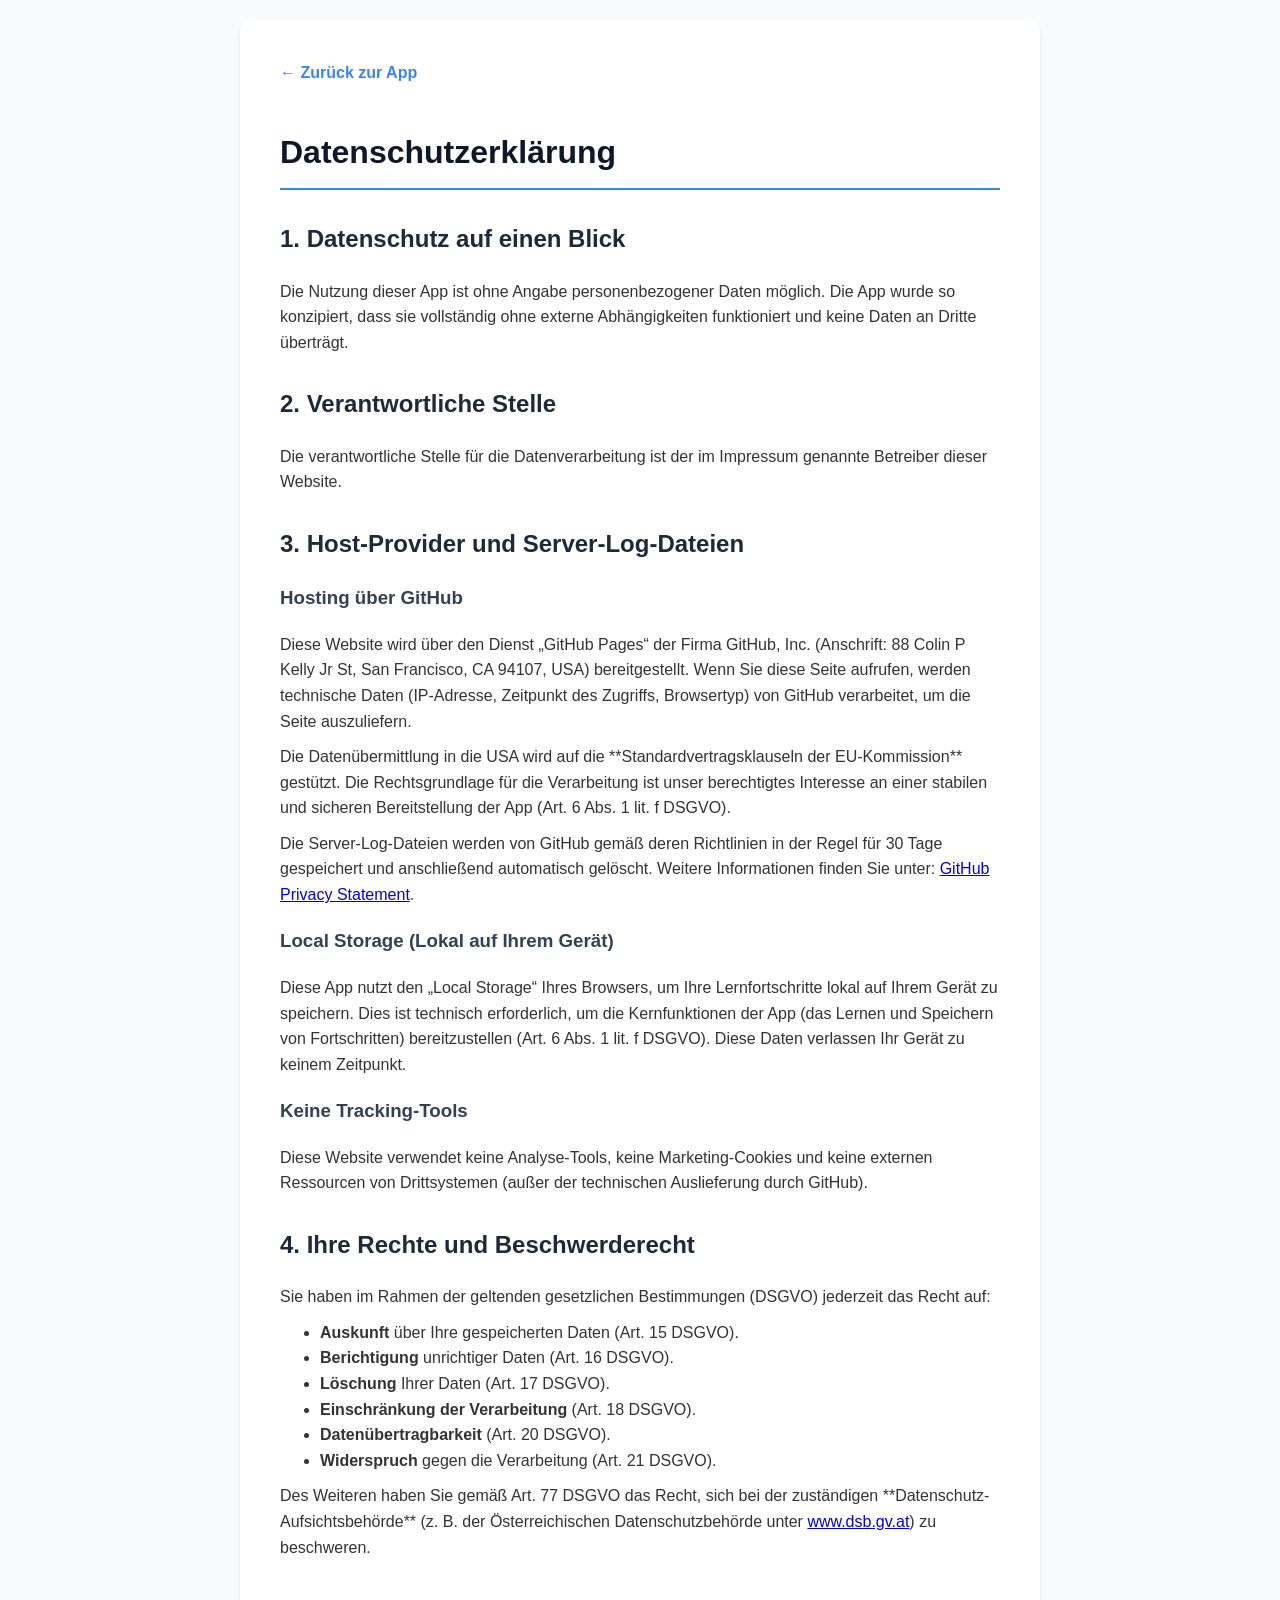
<file: datenschutz.html>
<!DOCTYPE html>
<html lang="de">
<head>
    <meta charset="UTF-8">
    <meta name="viewport" content="width=device-width, initial-scale=1.0">
    <title>Datenschutzerklärung - TechZeichner Pro</title>
    <style>
        body {
            font-family: -apple-system, BlinkMacSystemFont, "Segoe UI", Roboto, Helvetica, Arial, sans-serif;
            line-height: 1.6;
            color: #333;
            max-width: 800px;
            margin: 0 auto;
            padding: 20px;
            background-color: #f8fafc;
        }
        .container {
            background: white;
            padding: 40px;
            border-radius: 12px;
            box-shadow: 0 4px 6px -1px rgba(0, 0, 0, 0.1);
        }
        h1 { color: #0f172a; border-bottom: 2px solid #3b82f6; padding-bottom: 10px; }
        h2 { color: #1e293b; margin-top: 30px; }
        h3 { color: #334155; }
        p, ul { margin: 10px 0; }
        .back-link { display: inline-block; margin-bottom: 20px; color: #3b82f6; text-decoration: none; font-weight: 600; }
        .back-link:hover { text-decoration: underline; }
    </style>
</head>
<body>
    <div class="container">
        <a href="index.html" class="back-link">← Zurück zur App</a>
        <h1>Datenschutzerklärung</h1>

        <h2>1. Datenschutz auf einen Blick</h2>
        <p>Die Nutzung dieser App ist ohne Angabe personenbezogener Daten möglich. Die App wurde so konzipiert, dass sie vollständig ohne externe Abhängigkeiten funktioniert und keine Daten an Dritte überträgt.</p>

        <h2>2. Verantwortliche Stelle</h2>
        <p>Die verantwortliche Stelle für die Datenverarbeitung ist der im Impressum genannte Betreiber dieser Website.</p>

        <h2>3. Host-Provider und Server-Log-Dateien</h2>
        <h3>Hosting über GitHub</h3>
        <p>Diese Website wird über den Dienst „GitHub Pages“ der Firma GitHub, Inc. (Anschrift: 88 Colin P Kelly Jr St, San Francisco, CA 94107, USA) bereitgestellt. Wenn Sie diese Seite aufrufen, werden technische Daten (IP-Adresse, Zeitpunkt des Zugriffs, Browsertyp) von GitHub verarbeitet, um die Seite auszuliefern.</p>
        <p>Die Datenübermittlung in die USA wird auf die **Standardvertragsklauseln der EU-Kommission** gestützt. Die Rechtsgrundlage für die Verarbeitung ist unser berechtigtes Interesse an einer stabilen und sicheren Bereitstellung der App (Art. 6 Abs. 1 lit. f DSGVO).</p>
        <p>Die Server-Log-Dateien werden von GitHub gemäß deren Richtlinien in der Regel für 30 Tage gespeichert und anschließend automatisch gelöscht. Weitere Informationen finden Sie unter: <a href="https://docs.github.com/en/site-policy/privacy-policies/github-privacy-statement" target="_blank" rel="noopener noreferrer">GitHub Privacy Statement</a>.</p>

        <h3>Local Storage (Lokal auf Ihrem Gerät)</h3>
        <p>Diese App nutzt den „Local Storage“ Ihres Browsers, um Ihre Lernfortschritte lokal auf Ihrem Gerät zu speichern. Dies ist technisch erforderlich, um die Kernfunktionen der App (das Lernen und Speichern von Fortschritten) bereitzustellen (Art. 6 Abs. 1 lit. f DSGVO). Diese Daten verlassen Ihr Gerät zu keinem Zeitpunkt.</p>

        <h3>Keine Tracking-Tools</h3>
        <p>Diese Website verwendet keine Analyse-Tools, keine Marketing-Cookies und keine externen Ressourcen von Drittsystemen (außer der technischen Auslieferung durch GitHub).</p>

        <h2>4. Ihre Rechte und Beschwerderecht</h2>
        <p>Sie haben im Rahmen der geltenden gesetzlichen Bestimmungen (DSGVO) jederzeit das Recht auf:</p>
        <ul>
            <li><strong>Auskunft</strong> über Ihre gespeicherten Daten (Art. 15 DSGVO).</li>
            <li><strong>Berichtigung</strong> unrichtiger Daten (Art. 16 DSGVO).</li>
            <li><strong>Löschung</strong> Ihrer Daten (Art. 17 DSGVO).</li>
            <li><strong>Einschränkung der Verarbeitung</strong> (Art. 18 DSGVO).</li>
            <li><strong>Datenübertragbarkeit</strong> (Art. 20 DSGVO).</li>
            <li><strong>Widerspruch</strong> gegen die Verarbeitung (Art. 21 DSGVO).</li>
        </ul>
        <p>Des Weiteren haben Sie gemäß Art. 77 DSGVO das Recht, sich bei der zuständigen **Datenschutz-Aufsichtsbehörde** (z. B. der Österreichischen Datenschutzbehörde unter <a href="https://www.dsb.gv.at" target="_blank" rel="noopener noreferrer">www.dsb.gv.at</a>) zu beschweren.</p>
    </div>
</body>
</html>
</file>
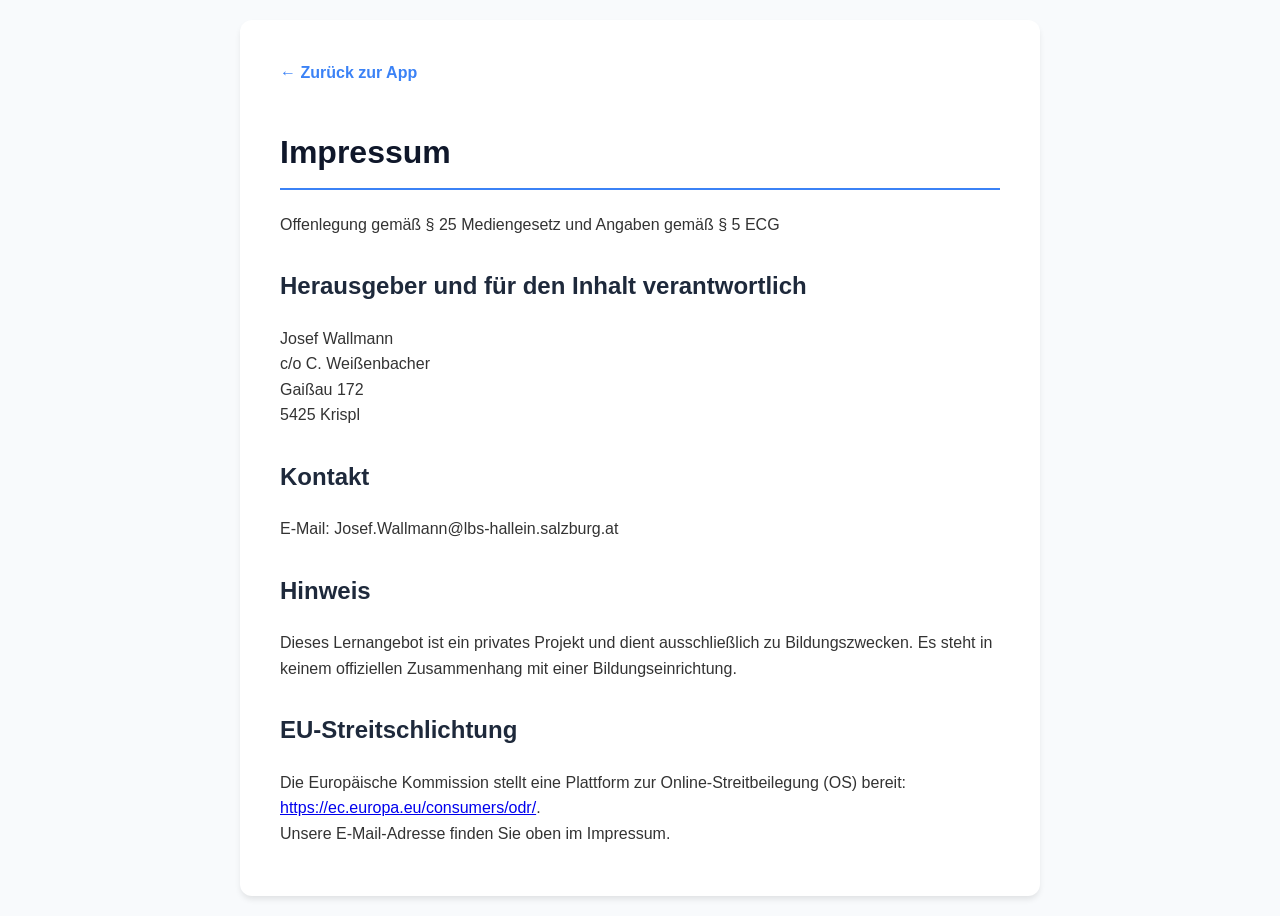
<file: impressum.html>
<!DOCTYPE html>
<html lang="de">

<head>
    <meta charset="UTF-8">
    <meta name="viewport" content="width=device-width, initial-scale=1.0">
    <title>Impressum - TechZeichner Pro</title>
    <style>
        body {
            font-family: -apple-system, BlinkMacSystemFont, "Segoe UI", Roboto, Helvetica, Arial, sans-serif;
            line-height: 1.6;
            color: #333;
            max-width: 800px;
            margin: 0 auto;
            padding: 20px;
            background-color: #f8fafc;
        }

        .container {
            background: white;
            padding: 40px;
            border-radius: 12px;
            box-shadow: 0 4px 6px -1px rgba(0, 0, 0, 0.1);
        }

        h1 {
            color: #0f172a;
            border-bottom: 2px solid #3b82f6;
            padding-bottom: 10px;
        }

        h2 {
            color: #1e293b;
            margin-top: 30px;
        }

        p {
            margin: 10px 0;
        }

        .back-link {
            display: inline-block;
            margin-bottom: 20px;
            color: #3b82f6;
            text-decoration: none;
            font-weight: 600;
        }

        .back-link:hover {
            text-decoration: underline;
        }
    </style>
</head>

<body>
    <div class="container">
        <a href="index.html" class="back-link">← Zurück zur App</a>
        <h1>Impressum</h1>
        <p>Offenlegung gemäß § 25 Mediengesetz und Angaben gemäß § 5 ECG</p>

        <h2>Herausgeber und für den Inhalt verantwortlich</h2>
        <p>
            Josef Wallmann<br>
            c/o C. Weißenbacher<br>
            Gaißau 172<br>
            5425 Krispl
        </p>

        <h2>Kontakt</h2>
        <p>
            E-Mail: Josef.Wallmann@lbs-hallein.salzburg.at<br>

        </p>


        <h2>Hinweis</h2>
        <p>Dieses Lernangebot ist ein privates Projekt und dient ausschließlich zu Bildungszwecken. Es steht in keinem
            offiziellen Zusammenhang mit einer Bildungseinrichtung.</p>

        <h2>EU-Streitschlichtung</h2>
        <p>Die Europäische Kommission stellt eine Plattform zur Online-Streitbeilegung (OS) bereit:
            <a href="https://ec.europa.eu/consumers/odr/" target="_blank"
                rel="noopener noreferrer">https://ec.europa.eu/consumers/odr/</a>.<br>
            Unsere E-Mail-Adresse finden Sie oben im Impressum.
        </p>
    </div>
</body>

</html>
</file>
